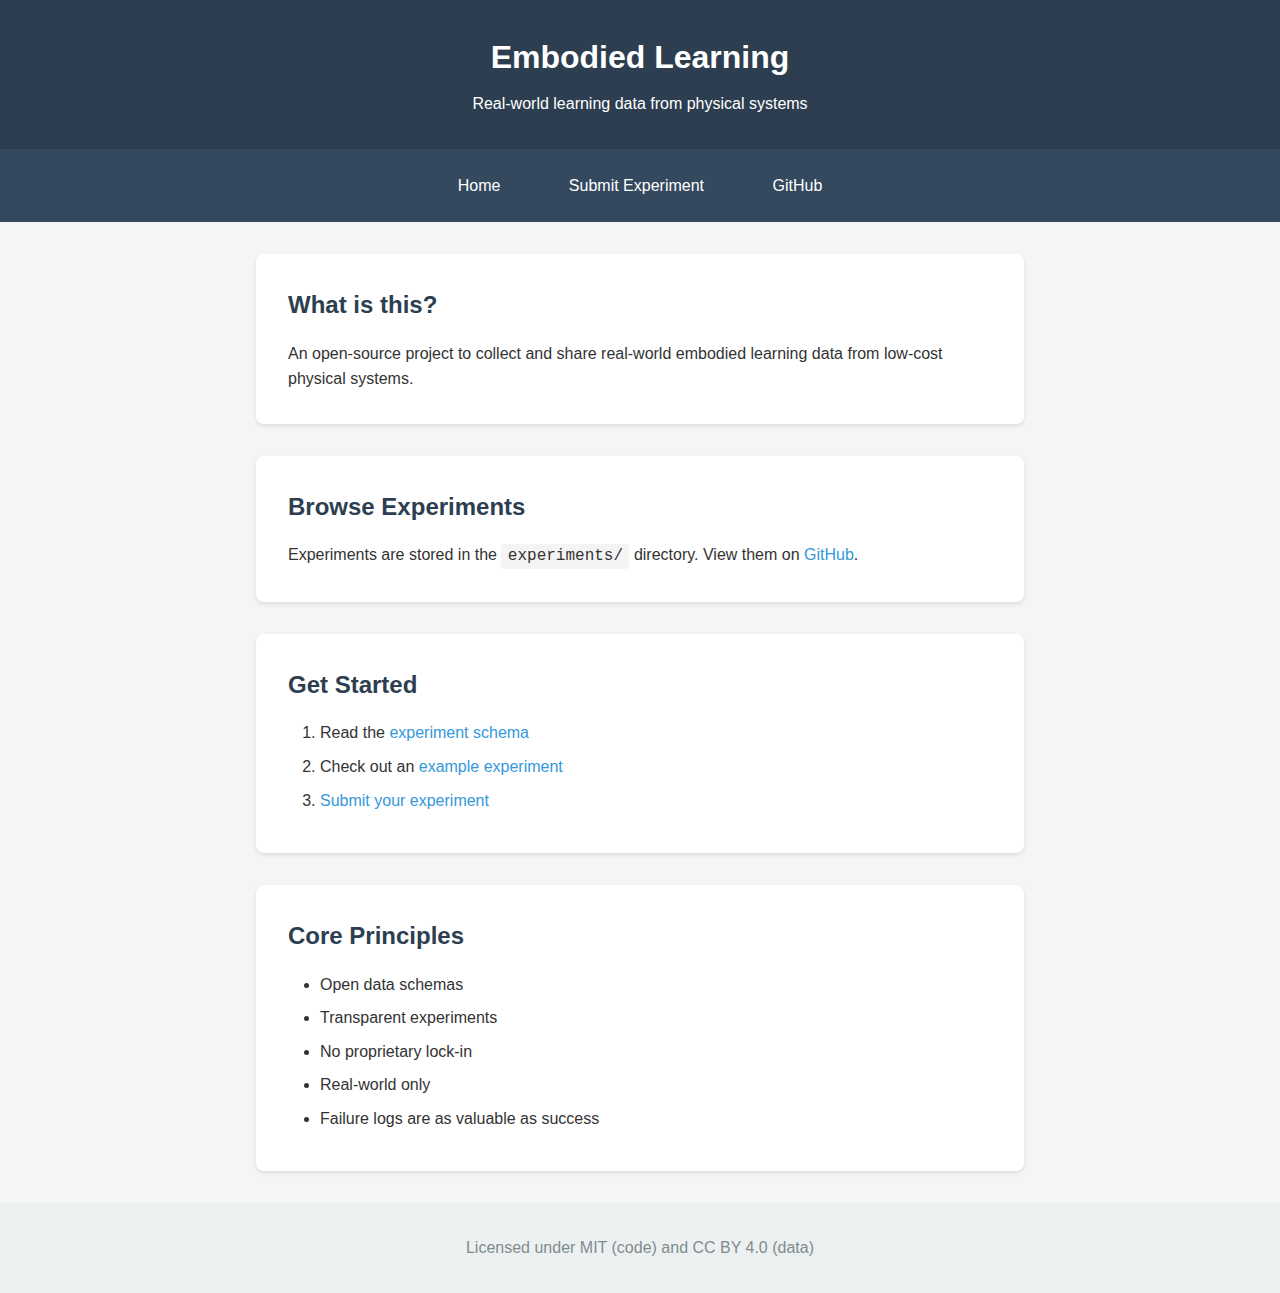
<file: web/index.html>
<!DOCTYPE html>
<html lang="en">
<head>
    <meta charset="UTF-8">
    <meta name="viewport" content="width=device-width, initial-scale=1.0">
    <title>Embodied Learning - Home</title>
    <link rel="stylesheet" href="styles.css">
</head>
<body>
    <header>
        <h1>Embodied Learning</h1>
        <p>Real-world learning data from physical systems</p>
    </header>
    
    <nav>
        <a href="index.html">Home</a>
        <a href="submit.html">Submit Experiment</a>
        <a href="https://github.com/ananyadevdesai/embodied-learning">GitHub</a>
    </nav>
    
    <main>
        <section>
            <h2>What is this?</h2>
            <p>An open-source project to collect and share real-world embodied learning data from low-cost physical systems.</p>
        </section>
        
        <section>
            <h2>Browse Experiments</h2>
            <p>Experiments are stored in the <code>experiments/</code> directory. View them on <a href="https://github.com/ananyadevdesai/embodied-learning/tree/main/experiments">GitHub</a>.</p>
        </section>
        
        <section>
            <h2>Get Started</h2>
            <ol>
                <li>Read the <a href="../schema/experiment_schema.json">experiment schema</a></li>
                <li>Check out an <a href="https://github.com/ananyadevdesai/embodied-learning/tree/main/experiments/0001_balance_bot">example experiment</a></li>
                <li><a href="submit.html">Submit your experiment</a></li>
            </ol>
        </section>
        
        <section>
            <h2>Core Principles</h2>
            <ul>
                <li>Open data schemas</li>
                <li>Transparent experiments</li>
                <li>No proprietary lock-in</li>
                <li>Real-world only</li>
                <li>Failure logs are as valuable as success</li>
            </ul>
        </section>
    </main>
    
    <footer>
        <p>Licensed under MIT (code) and CC BY 4.0 (data)</p>
    </footer>
</body>
</html>
</file>
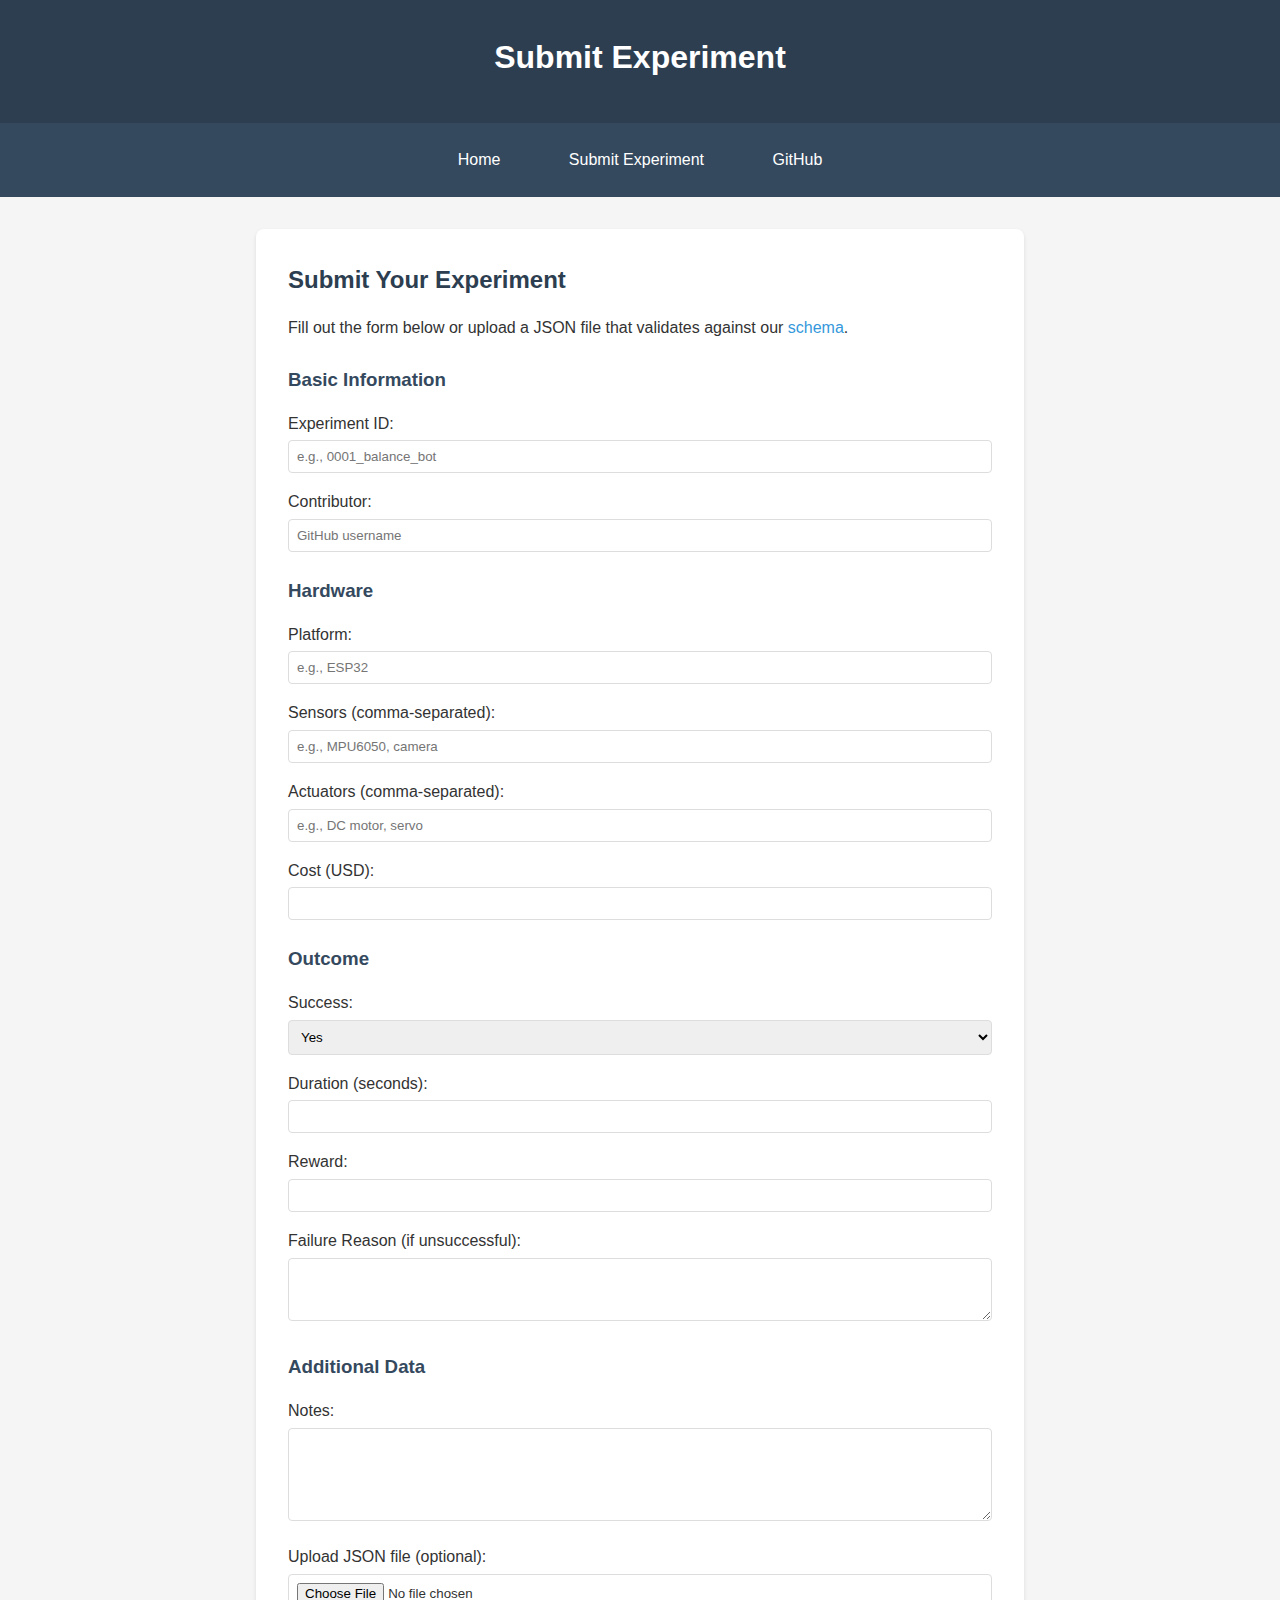
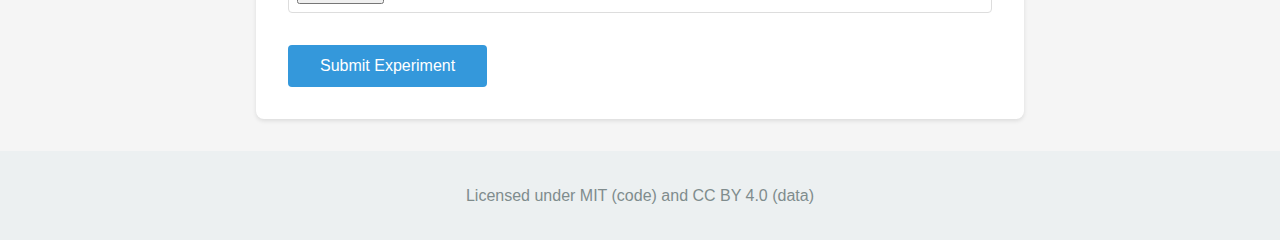
<file: web/submit.html>
<!DOCTYPE html>
<html lang="en">
<head>
    <meta charset="UTF-8">
    <meta name="viewport" content="width=device-width, initial-scale=1.0">
    <title>Submit Experiment - Embodied Learning</title>
    <link rel="stylesheet" href="styles.css">
</head>
<body>
    <header>
        <h1>Submit Experiment</h1>
    </header>
    
    <nav>
        <a href="index.html">Home</a>
        <a href="submit.html">Submit Experiment</a>
        <a href="https://github.com/ananyadevdesai/embodied-learning">GitHub</a>
    </nav>
    
    <main>
        <section>
            <h2>Submit Your Experiment</h2>
            <p>Fill out the form below or upload a JSON file that validates against our <a href="../schema/experiment_schema.json">schema</a>.</p>
            
            <form id="experiment-form">
                <h3>Basic Information</h3>
                <label>
                    Experiment ID:
                    <input type="text" name="experiment_id" required placeholder="e.g., 0001_balance_bot">
                </label>
                
                <label>
                    Contributor:
                    <input type="text" name="contributor" required placeholder="GitHub username">
                </label>
                
                <h3>Hardware</h3>
                <label>
                    Platform:
                    <input type="text" name="platform" required placeholder="e.g., ESP32">
                </label>
                
                <label>
                    Sensors (comma-separated):
                    <input type="text" name="sensors" required placeholder="e.g., MPU6050, camera">
                </label>
                
                <label>
                    Actuators (comma-separated):
                    <input type="text" name="actuators" required placeholder="e.g., DC motor, servo">
                </label>
                
                <label>
                    Cost (USD):
                    <input type="number" name="cost_usd" min="0" step="0.01">
                </label>
                
                <h3>Outcome</h3>
                <label>
                    Success:
                    <select name="success" required>
                        <option value="true">Yes</option>
                        <option value="false">No</option>
                    </select>
                </label>
                
                <label>
                    Duration (seconds):
                    <input type="number" name="duration_seconds" required min="0" step="0.1">
                </label>
                
                <label>
                    Reward:
                    <input type="number" name="reward" required step="0.01">
                </label>
                
                <label>
                    Failure Reason (if unsuccessful):
                    <textarea name="failure_reason" rows="3"></textarea>
                </label>
                
                <h3>Additional Data</h3>
                <label>
                    Notes:
                    <textarea name="notes" rows="5"></textarea>
                </label>
                
                <label>
                    Upload JSON file (optional):
                    <input type="file" name="json_file" accept=".json">
                </label>
                
                <button type="submit">Submit Experiment</button>
            </form>
            
            <div id="validation-result"></div>
        </section>
    </main>
    
    <footer>
        <p>Licensed under MIT (code) and CC BY 4.0 (data)</p>
    </footer>
    
    <script>
        // Basic form handling - in production, this would submit to backend
        document.getElementById('experiment-form').addEventListener('submit', function(e) {
            e.preventDefault();
            alert('In production, this would submit to the backend. For now, please open a PR on GitHub with your experiment data.');
        });
    </script>
</body>
</html>
</file>
<file: web/styles.css>
* {
    margin: 0;
    padding: 0;
    box-sizing: border-box;
}

body {
    font-family: -apple-system, BlinkMacSystemFont, 'Segoe UI', Roboto, Oxygen, Ubuntu, Cantarell, sans-serif;
    line-height: 1.6;
    color: #333;
    background-color: #f5f5f5;
}

header {
    background-color: #2c3e50;
    color: white;
    padding: 2rem;
    text-align: center;
}

header h1 {
    margin-bottom: 0.5rem;
}

nav {
    background-color: #34495e;
    padding: 1rem;
    text-align: center;
}

nav a {
    color: white;
    text-decoration: none;
    margin: 0 1rem;
    padding: 0.5rem 1rem;
    display: inline-block;
}

nav a:hover {
    background-color: #2c3e50;
    border-radius: 4px;
}

main {
    max-width: 800px;
    margin: 2rem auto;
    padding: 0 1rem;
}

section {
    background: white;
    padding: 2rem;
    margin-bottom: 2rem;
    border-radius: 8px;
    box-shadow: 0 2px 4px rgba(0,0,0,0.1);
}

h2 {
    color: #2c3e50;
    margin-bottom: 1rem;
}

h3 {
    color: #34495e;
    margin-top: 1.5rem;
    margin-bottom: 1rem;
}

ul, ol {
    margin-left: 2rem;
    margin-top: 1rem;
}

li {
    margin-bottom: 0.5rem;
}

code {
    background-color: #f4f4f4;
    padding: 0.2rem 0.4rem;
    border-radius: 3px;
    font-family: 'Courier New', monospace;
}

a {
    color: #3498db;
    text-decoration: none;
}

a:hover {
    text-decoration: underline;
}

form {
    margin-top: 1rem;
}

label {
    display: block;
    margin-bottom: 1rem;
}

label input,
label select,
label textarea {
    width: 100%;
    padding: 0.5rem;
    margin-top: 0.25rem;
    border: 1px solid #ddd;
    border-radius: 4px;
    font-family: inherit;
}

button {
    background-color: #3498db;
    color: white;
    padding: 0.75rem 2rem;
    border: none;
    border-radius: 4px;
    cursor: pointer;
    font-size: 1rem;
    margin-top: 1rem;
}

button:hover {
    background-color: #2980b9;
}

footer {
    text-align: center;
    padding: 2rem;
    color: #7f8c8d;
    background-color: #ecf0f1;
}
</file>
